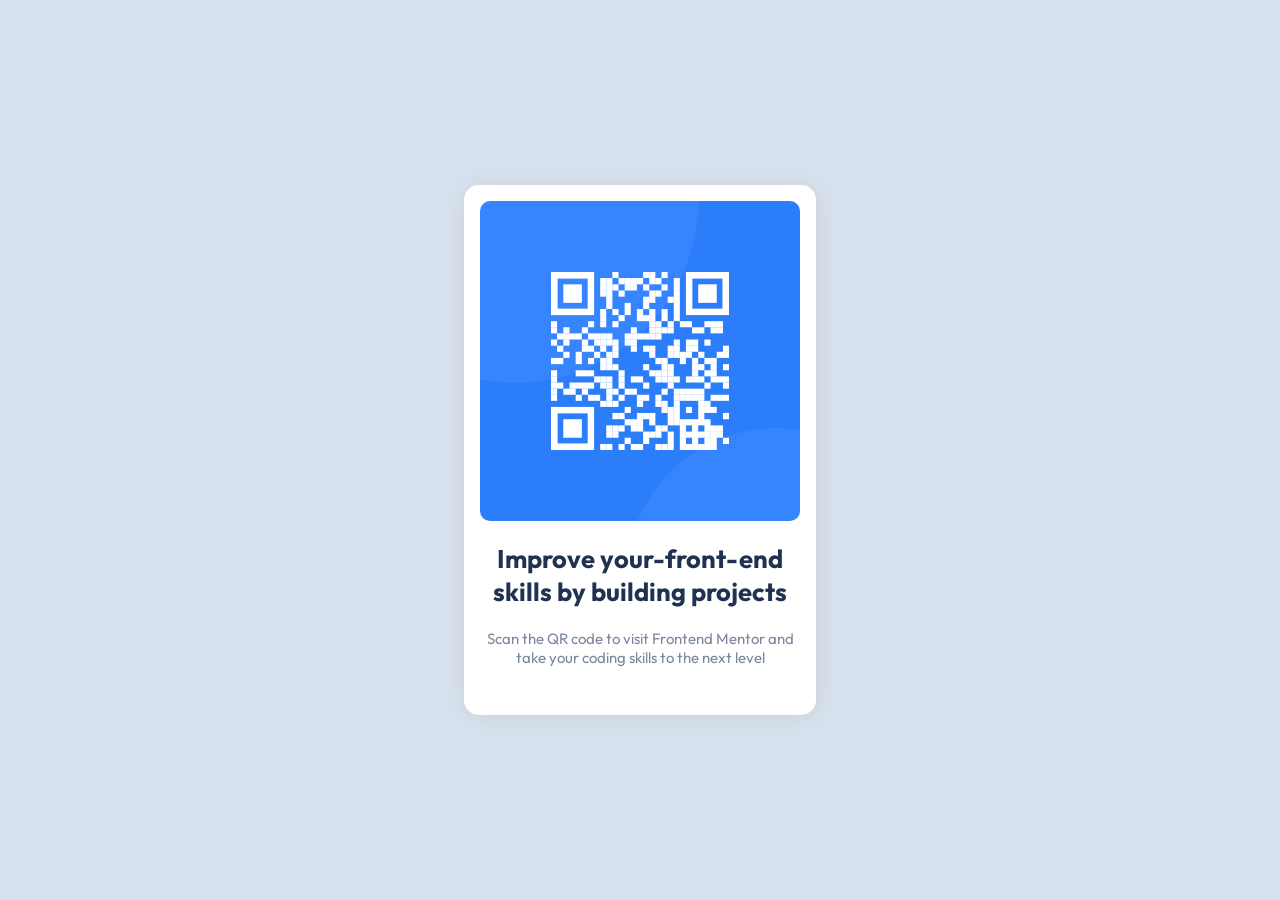
<file: index.html>
<!DOCTYPE html>
<html lang="en">
<head>
  <meta charset="UTF-8" />
  <meta name="viewport" content="width=device-width, initial-scale=1.0" />
  <link rel="stylesheet" href="styles.css" />
  <link rel="icon" type="image/png" sizes="3x32" href="./images/favicon-32x32.png" />
  <title>Frontend Mentor | QR code component</title>
  <link rel="preconnect" href="https://fonts.googleapis.com" />
  <link rel="preconnect" href="https://fonts.gstatic.com" crossorigin />
  <link href="https://fonts.googleapis.com/css2?family=Outfit:wght@400;700&display=swap" rel="stylesheet" />
</head>
<body>
  <main class="all-container">
    <img src="images/image-qr-code.png" alt="qr-code"/>
    <h1 id="hero-text">Improve your-front-end skills by building projects</h1>
    <p id="body-text">Scan the QR code to visit Frontend Mentor and take your coding skills to the next level</p>
  </main>
</body>
</html>
</file>
<file: styles.css>
:root { 
    --white-main: hsl(0, 0%, 100%);
    --gray-body-text: hsl(220, 15%, 55%);
    --grayish-background: hsl(212, 45%, 89%);
    --blue-hero-text: hsl(218, 44%, 22%);
}

body {
    text-align: center;
    background-color: var(--grayish-background);
    margin: 0;
    padding: 0;
    font-family: outfit, sans-serif;
    display: flex;
    justify-content: center;
    flex-direction: row;
    align-items: center;
    min-height: 100vh;
}

.all-container {
    background-color: var(--white-main);
    border-radius: 15px;
    box-shadow: 1px 1px 25px #cfcfcf;
    padding: 1em;
    max-width: 20rem;
}

img {
    border-radius: 10px;
    max-width: 100%;
    display: block;
}

#hero-text {
    color: var(--blue-hero-text);
    font-weight: 700;
    font-size: 1.6rem;
    margin: 1.3rem 0

}
#body-text {
    font-size: 15px;
    font-weight: 400;
    color: var(--gray-body-text);
    margin-bottom: 2rem;
}
</file>
